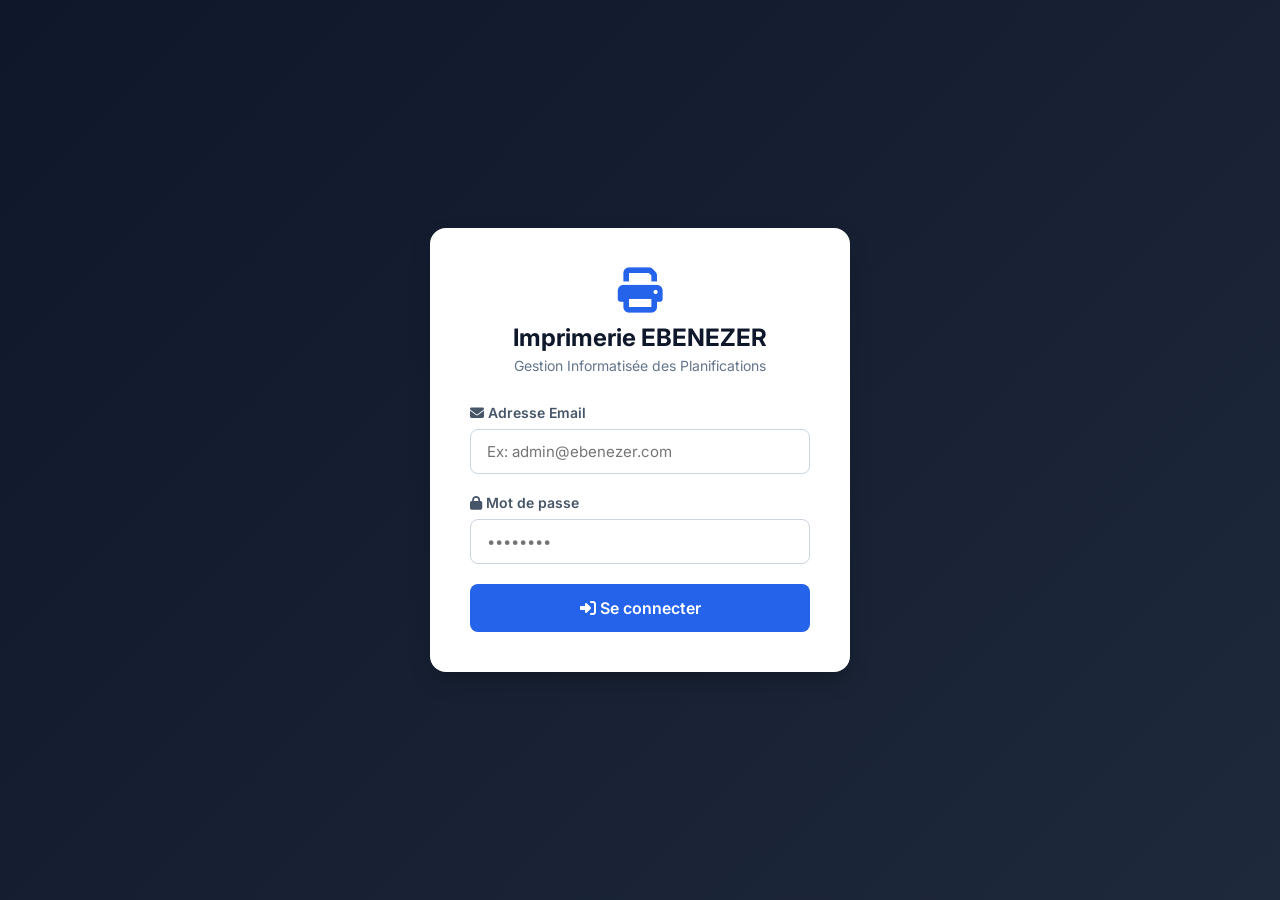
<file: index.html>
<!DOCTYPE html>
<html lang="fr">
<head>
    <meta charset="UTF-8">
    <meta name="viewport" content="width=device-width, initial-scale=1.0">
    <title>EBENEZER - Connexion</title>
    <link href="https://fonts.googleapis.com/css2?family=Inter:wght@400;600;700&display=swap" rel="stylesheet">
    <link rel="stylesheet" href="https://cdnjs.cloudflare.com/ajax/libs/font-awesome/6.5.1/css/all.min.css">
    <link rel="stylesheet" href="style.css">
</head>
<body class="login-body">

    <div class="login-container">
        <div class="login-header">
            <i class="fa-solid fa-print"></i>
            <h2>Imprimerie EBENEZER</h2>
            <p>Gestion Informatisée des Planifications</p>
        </div>

        <form id="form-login">
            <div class="form-group">
                <label><i class="fa-solid fa-envelope"></i> Adresse Email</label>
                <input type="email" id="email" placeholder="Ex: admin@ebenezer.com" required>
            </div>
            
            <div class="form-group">
                <label><i class="fa-solid fa-lock"></i> Mot de passe</label>
                <input type="password" id="mdp" placeholder="••••••••" required>
            </div>

            <div id="erreur-connexion" class="erreur-msg" style="display: none;">
                <i class="fa-solid fa-triangle-exclamation"></i> Email ou mot de passe incorrect.
            </div>

            <button type="submit" class="btn-login">
                <i class="fa-solid fa-right-to-bracket"></i> Se connecter
            </button>
        </form>
    </div>

    <script src="js/donnees.js"></script>
    <script src="js/auth.js"></script>
</body>
</html>
</file>
<file: style.css>
/* ==========================================
   STYLE GÉNÉRAL - IMPRESSIONPLAN LOCAL
   ========================================== */
* {
    margin: 0;
    padding: 0;
    box-sizing: border-box;
    font-family: 'Inter', sans-serif;
}

body {
    background-color: #f8fafc;
    color: #1e293b;
}

/* --- STYLE DE LA PAGE DE LOGIN --- */
.login-body {
    display: flex;
    justify-content: center;
    align-items: center;
    min-height: 100vh;
    background: linear-gradient(135deg, #0f172a 0%, #1e293b 100%);
}

.login-container {
    background: white;
    padding: 40px;
    border-radius: 16px;
    box-shadow: 0 10px 25px -5px rgba(0, 0, 0, 0.3);
    width: 100%;
    max-width: 420px;
}

.login-header {
    text-align: center;
    margin-bottom: 30px;
}

.login-header i {
    font-size: 45px;
    color: #2563eb;
    margin-bottom: 10px;
}

.login-header h2 {
    color: #0f172a;
    font-size: 24px;
    font-weight: 700;
}

.login-header p {
    color: #64748b;
    font-size: 14px;
    margin-top: 5px;
}

.form-group {
    margin-bottom: 20px;
}

.form-group label {
    display: block;
    font-size: 14px;
    font-weight: 600;
    color: #475569;
    margin-bottom: 8px;
}

.form-group input, .form-group select {
    width: 100%;
    padding: 12px 16px;
    border: 1px solid #cbd5e1;
    border-radius: 8px;
    font-size: 15px;
    outline: none;
    transition: all 0.2s;
}

.form-group input:focus, .form-group select:focus {
    border-color: #2563eb;
    box-shadow: 0 0 0 3px rgba(37, 99, 235, 0.15);
}

.btn-login {
    width: 100%;
    padding: 14px;
    background: #2563eb;
    color: white;
    border: none;
    border-radius: 8px;
    font-size: 16px;
    font-weight: 600;
    cursor: pointer;
    transition: background 0.2s;
}

.btn-login:hover {
    background: #1d4ed8;
}

.erreur-msg {
    background: #fef2f2;
    color: #dc2626;
    padding: 12px;
    border-radius: 8px;
    font-size: 14px;
    margin-bottom: 20px;
    border: 1px solid #fee2e2;
}

/* --- ARCHITECTURE EN GRILLE (SIDEBAR + MAIN) --- */
.app-wrapper {
    display: flex;
    min-height: 100vh;
}

.sidebar {
    width: 260px;
    background: #1e293b;
    color: #f8fafc;
    padding: 25px 20px;
    display: flex;
    flex-direction: column;
    gap: 20px;
}

.logo {
    display: flex;
    align-items: center;
    gap: 12px;
    font-size: 20px;
    font-weight: 700;
    color: white;
}
.logo span span { color: #2563eb; }

.user-info-badge {
    background: #0f172a;
    padding: 12px;
    border-radius: 8px;
    display: flex;
    align-items: center;
    gap: 12px;
}
.user-info-badge i { font-size: 18px; color: #38bdf8; }

nav { display: flex; flex-direction: column; gap: 8px; }

.nav-item {
    display: flex;
    align-items: center;
    gap: 12px;
    padding: 12px;
    color: #94a3b8;
    text-decoration: none;
    font-weight: 600;
    font-size: 14px;
    border-radius: 8px;
    transition: all 0.2s;
}
.nav-item:hover, .nav-item.active {
    background: #334155;
    color: white;
}
.logout-link { color: #f87171; margin-top: auto; }

/* --- CONTENU PRINCIPAL --- */
.main-content { flex: 1; display: flex; flex-direction: column; }

.top-bar {
    background: white;
    padding: 15px 40px;
    display: flex;
    justify-content: space-between;
    align-items: center;
    border-bottom: 1px solid #e2e8f0;
}
.search-box {
    display: flex;
    align-items: center;
    gap: 10px;
    background: #f1f5f9;
    padding: 8px 16px;
    border-radius: 20px;
    width: 300px;
}
.search-box input { border: none; background: none; outline: none; width: 100%; }

.avatar {
    width: 40px;
    height: 40px;
    background: #2563eb;
    color: white;
    border-radius: 50%;
    display: flex;
    align-items: center;
    justify-content: center;
    font-weight: 700;
}

.content-body { padding: 40px; }

.page-header {
    display: flex;
    justify-content: space-between;
    align-items: center;
    margin-bottom: 30px;
}
.page-header h1 { font-size: 26px; font-weight: 700; color: #0f172a; }
.page-header p { color: #64748b; font-size: 14px; }

.btn-primary {
    background: #2563eb;
    color: white;
    padding: 12px 20px;
    border-radius: 8px;
    font-weight: 600;
    border: none;
    cursor: pointer;
    display: flex;
    align-items: center;
    gap: 8px;
}

/* --- CARTES DE STATISTIQUES --- */
.stats-grid {
    display: grid;
    grid-template-columns: repeat(3, 1fr);
    gap: 24px;
    margin-bottom: 35px;
}
.stat-card {
    background: white;
    padding: 24px;
    border-radius: 12px;
    box-shadow: 0 1px 3px rgba(0,0,0,0.05);
    display: flex;
    align-items: center;
    gap: 20px;
    border: 1px solid #f1f5f9;
}
.stat-icon {
    width: 50px;
    height: 50px;
    border-radius: 50%;
    display: flex;
    align-items: center;
    justify-content: center;
    font-size: 20px;
}
.stat-icon.attente { background: #fff7ed; color: #ea580c; }
.stat-icon.cours { background: #eff6ff; color: #2563eb; }
.stat-icon.termine { background: #f0fdf4; color: #16a34a; }
.stat-label { font-size: 14px; color: #64748b; font-weight: 500; }
.stat-number { font-size: 28px; font-weight: 700; color: #0f172a; margin-top: 4px; }
.fa-spin-slow { animation: spin 4s linear infinite; }
@keyframes spin { 100% { transform: rotate(360deg); } }

/* --- TABLEAU DE PRODUCTION --- */
.table-container {
    background: white;
    border-radius: 12px;
    border: 1px solid #e2e8f0;
    box-shadow: 0 1px 3px rgba(0,0,0,0.05);
    overflow: hidden;
}
.table-header { padding: 20px 24px; border-bottom: 1px solid #e2e8f0; }
.table-header h3 { font-size: 16px; color: #0f172a; }

table { width: 100%; border-collapse: collapse; text-align: left; }
th { background: #f8fafc; padding: 14px 24px; font-size: 12px; font-weight: 600; color: #64748b; text-transform: uppercase; letter-spacing: 0.5px; }
td { padding: 16px 24px; border-bottom: 1px solid #f1f5f9; font-size: 14px; vertical-align: middle; }

.projet-titre { font-weight: 600; color: #0f172a; }
.projet-client { font-size: 13px; color: #64748b; margin-top: 2px; }
.text-dark { color: #334155; font-weight: 500; }
.icon-small { color: #94a3b8; margin-right: 6px; }

/* --- BADGES DE COULEURS --- */
.badge { padding: 6px 12px; border-radius: 20px; font-size: 12px; font-weight: 600; display: inline-block; }
.badge-orange { background: #fff7ed; color: #ea580c; }
.badge-bleu { background: #eff6ff; color: #2563eb; }
.badge-vert { background: #f0fdf4; color: #16a34a; }
.badge-rouge { background: #fef2f2; color: #dc2626; }
.badge-gris { background: #f1f5f9; color: #475569; }

.btn-action-status { background: none; border: none; color: #2563eb; cursor: pointer; font-size: 16px; transition: transform 0.2s; }
.btn-action-status:hover { transform: scale(1.2); }
.table-vide { text-align: center; padding: 40px !important; color: #64748b; font-size: 15px; }
.table-vide i { display: block; font-size: 30px; margin-bottom: 10px; color: #cbd5e1; }
</file>
